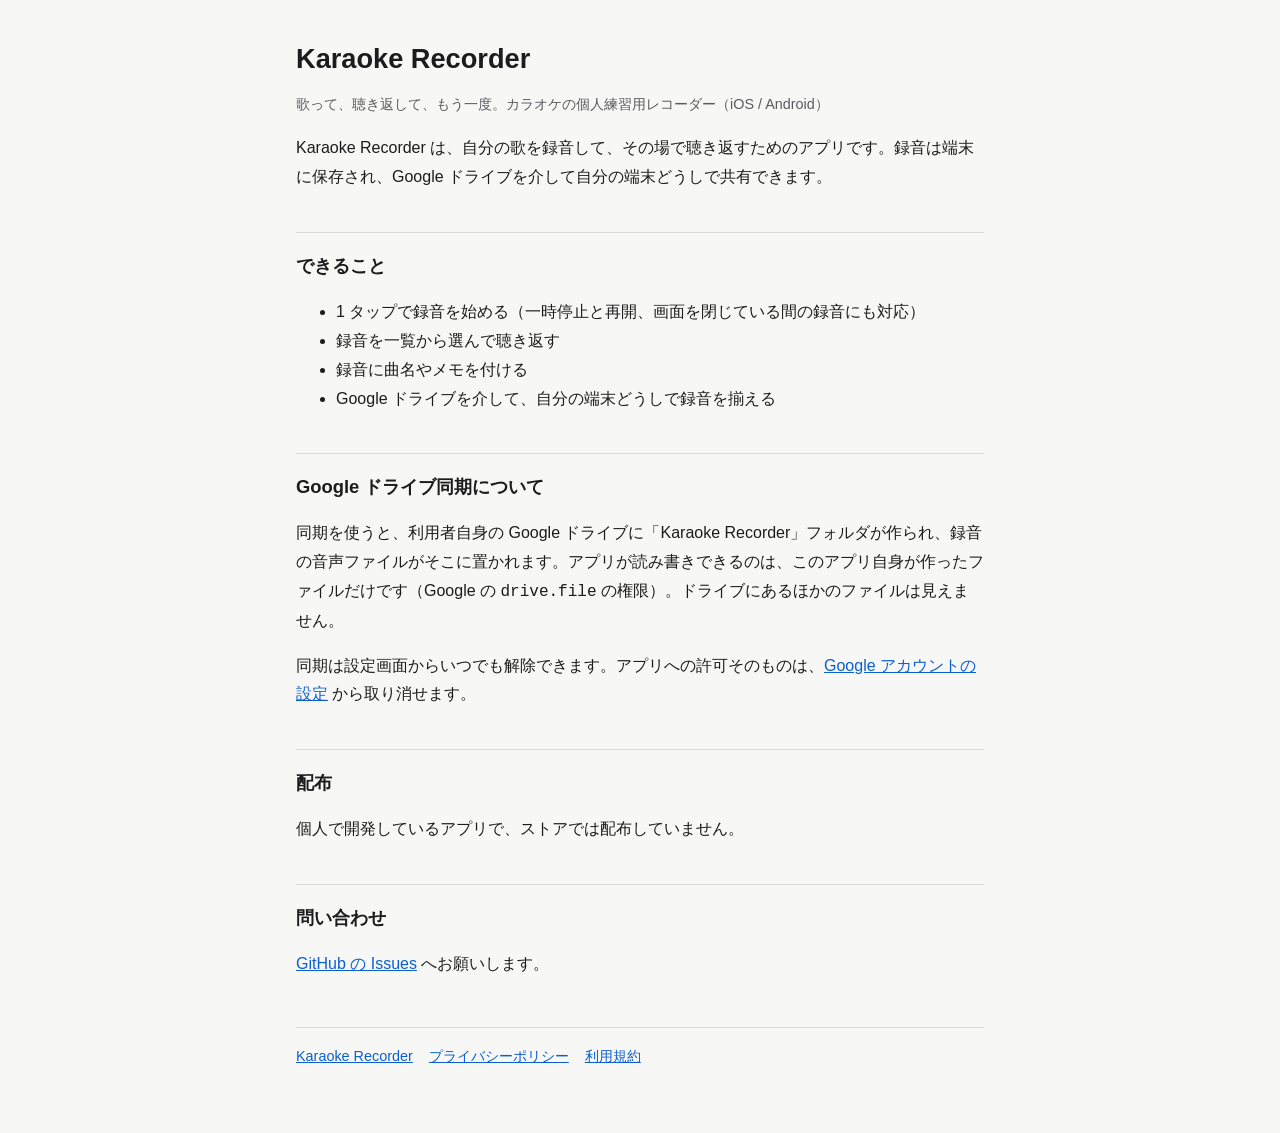
<file: index.html>
<!doctype html>
<html lang="ja">
<head>
<meta charset="utf-8">
<meta name="viewport" content="width=device-width, initial-scale=1">
<title>Karaoke Recorder</title>
<link rel="stylesheet" href="style.css">
</head>
<body>
<main>
<h1>Karaoke Recorder</h1>
<p class="sub">歌って、聴き返して、もう一度。カラオケの個人練習用レコーダー（iOS / Android）</p>

<p>Karaoke Recorder は、自分の歌を録音して、その場で聴き返すためのアプリです。録音は端末に保存され、Google ドライブを介して自分の端末どうしで共有できます。</p>

<h2>できること</h2>
<ul>
  <li>1 タップで録音を始める（一時停止と再開、画面を閉じている間の録音にも対応）</li>
  <li>録音を一覧から選んで聴き返す</li>
  <li>録音に曲名やメモを付ける</li>
  <li>Google ドライブを介して、自分の端末どうしで録音を揃える</li>
</ul>

<h2>Google ドライブ同期について</h2>
<p>同期を使うと、利用者自身の Google ドライブに「Karaoke Recorder」フォルダが作られ、録音の音声ファイルがそこに置かれます。アプリが読み書きできるのは、このアプリ自身が作ったファイルだけです（Google の <code>drive.file</code> の権限）。ドライブにあるほかのファイルは見えません。</p>
<p>同期は設定画面からいつでも解除できます。アプリへの許可そのものは、<a href="https://myaccount.google.com/connections">Google アカウントの設定</a> から取り消せます。</p>

<h2>配布</h2>
<p>個人で開発しているアプリで、ストアでは配布していません。</p>

<h2>問い合わせ</h2>
<p><a href="https://github.com/kohosei/karaoke-recorder-site/issues">GitHub の Issues</a> へお願いします。</p>
<nav><a href="./">Karaoke Recorder</a><a href="privacy.html">プライバシーポリシー</a><a href="terms.html">利用規約</a></nav>
</main>
</body>
</html>
</file>
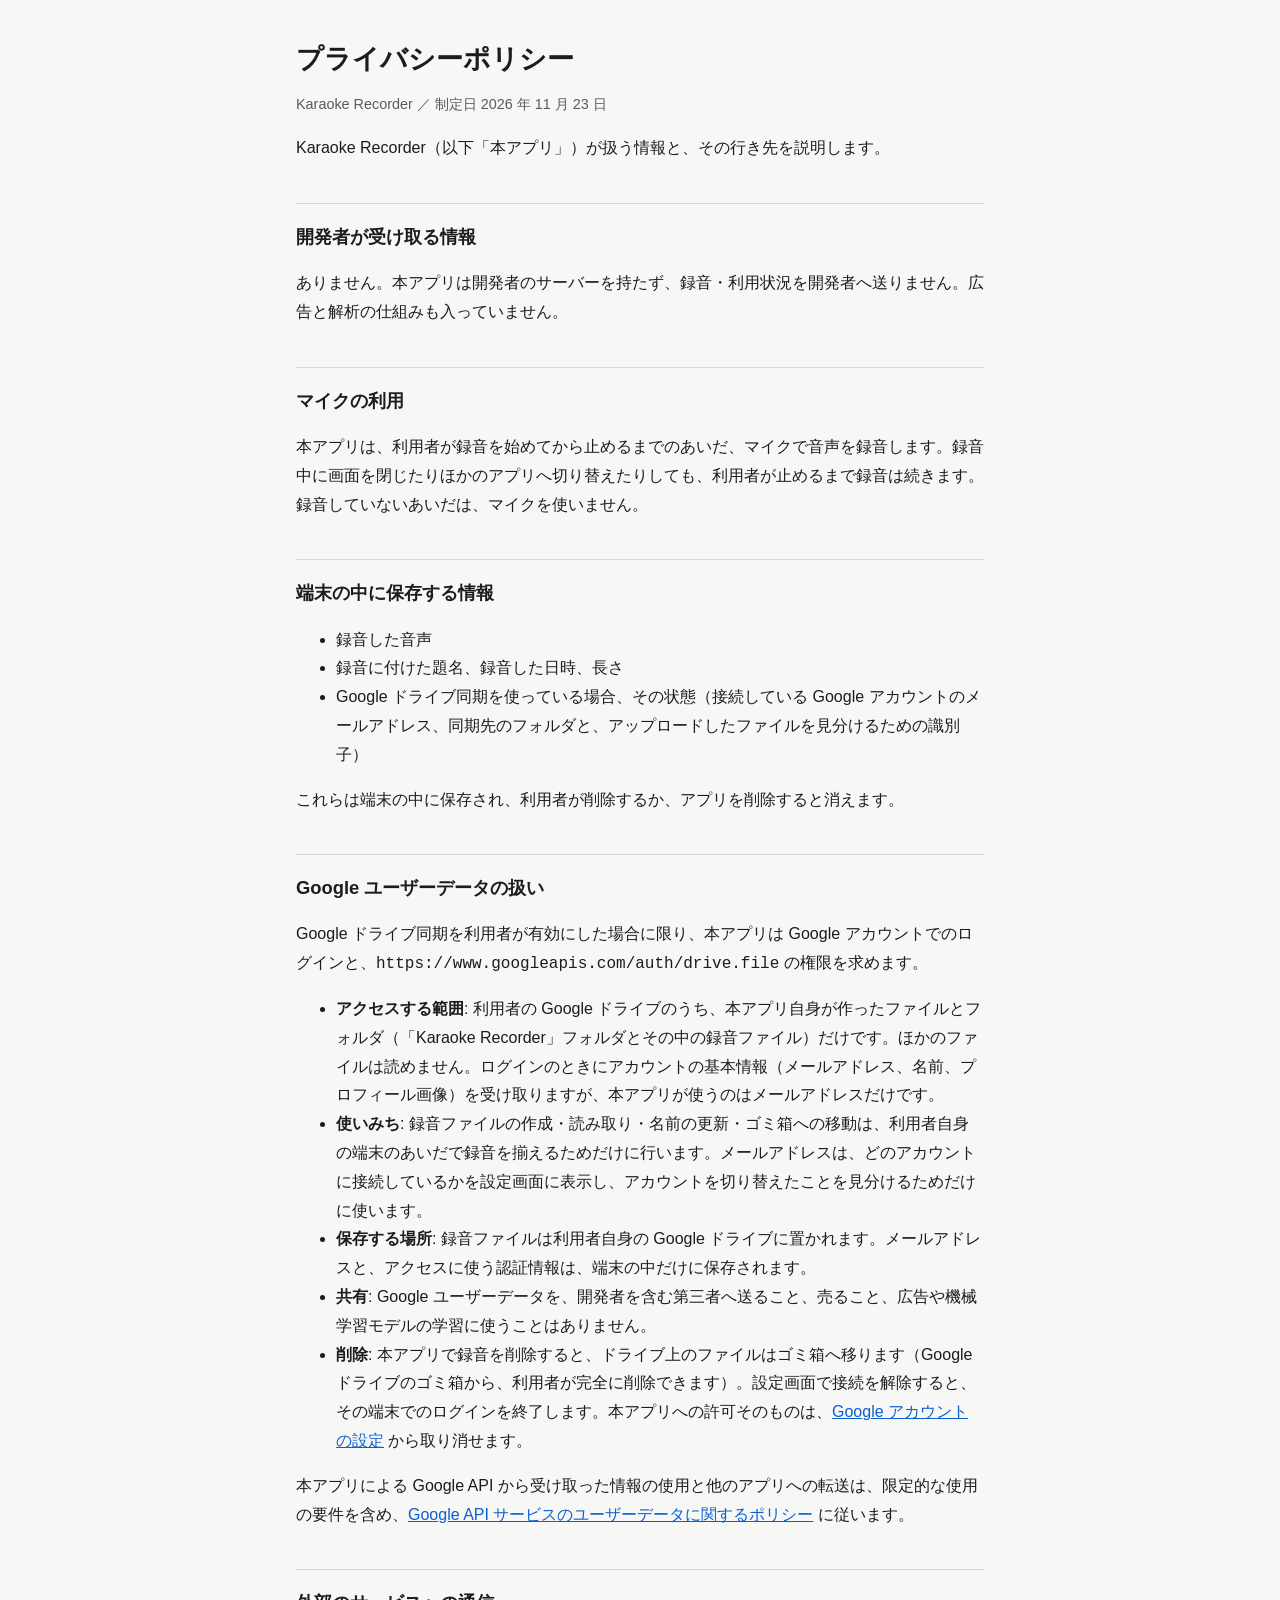
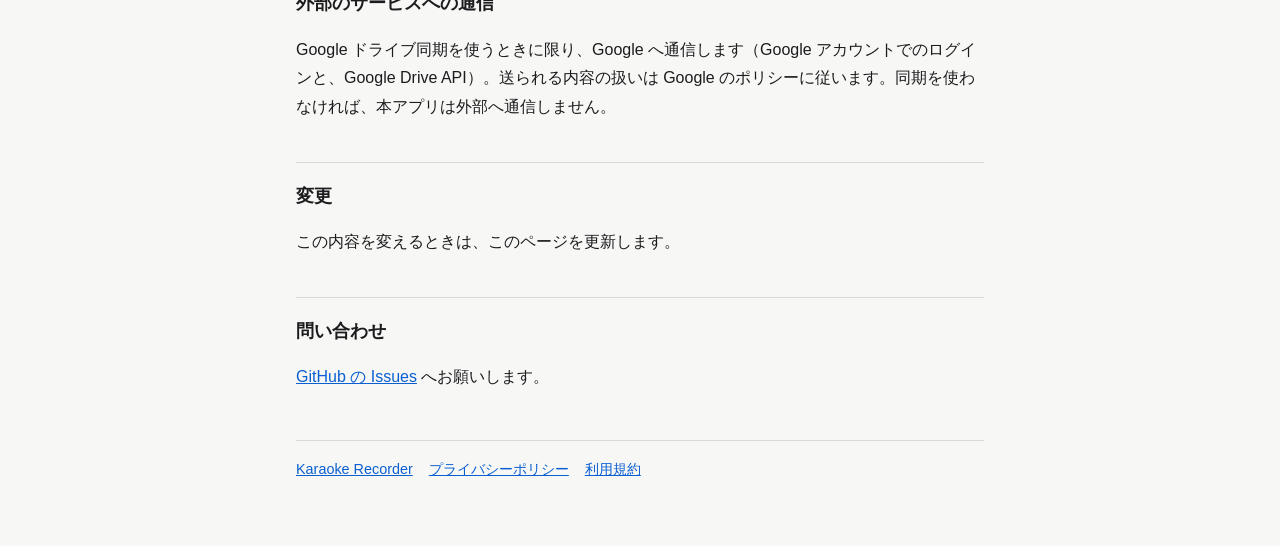
<file: privacy.html>
<!doctype html>
<html lang="ja">
<head>
<meta charset="utf-8">
<meta name="viewport" content="width=device-width, initial-scale=1">
<title>プライバシーポリシー — Karaoke Recorder</title>
<link rel="stylesheet" href="style.css">
</head>
<body>
<main>
<h1>プライバシーポリシー</h1>
<p class="sub">Karaoke Recorder ／ 制定日 2026 年 11 月 23 日</p>

<p>Karaoke Recorder（以下「本アプリ」）が扱う情報と、その行き先を説明します。</p>

<h2>開発者が受け取る情報</h2>
<p>ありません。本アプリは開発者のサーバーを持たず、録音・利用状況を開発者へ送りません。広告と解析の仕組みも入っていません。</p>

<h2>マイクの利用</h2>
<p>本アプリは、利用者が録音を始めてから止めるまでのあいだ、マイクで音声を録音します。録音中に画面を閉じたりほかのアプリへ切り替えたりしても、利用者が止めるまで録音は続きます。録音していないあいだは、マイクを使いません。</p>

<h2>端末の中に保存する情報</h2>
<ul>
  <li>録音した音声</li>
  <li>録音に付けた題名、録音した日時、長さ</li>
  <li>Google ドライブ同期を使っている場合、その状態（接続している Google アカウントのメールアドレス、同期先のフォルダと、アップロードしたファイルを見分けるための識別子）</li>
</ul>
<p>これらは端末の中に保存され、利用者が削除するか、アプリを削除すると消えます。</p>

<h2>Google ユーザーデータの扱い</h2>
<p>Google ドライブ同期を利用者が有効にした場合に限り、本アプリは Google アカウントでのログインと、<code>https://www.googleapis.com/auth/drive.file</code> の権限を求めます。</p>
<ul>
  <li><strong>アクセスする範囲</strong>: 利用者の Google ドライブのうち、本アプリ自身が作ったファイルとフォルダ（「Karaoke Recorder」フォルダとその中の録音ファイル）だけです。ほかのファイルは読めません。ログインのときにアカウントの基本情報（メールアドレス、名前、プロフィール画像）を受け取りますが、本アプリが使うのはメールアドレスだけです。</li>
  <li><strong>使いみち</strong>: 録音ファイルの作成・読み取り・名前の更新・ゴミ箱への移動は、利用者自身の端末のあいだで録音を揃えるためだけに行います。メールアドレスは、どのアカウントに接続しているかを設定画面に表示し、アカウントを切り替えたことを見分けるためだけに使います。</li>
  <li><strong>保存する場所</strong>: 録音ファイルは利用者自身の Google ドライブに置かれます。メールアドレスと、アクセスに使う認証情報は、端末の中だけに保存されます。</li>
  <li><strong>共有</strong>: Google ユーザーデータを、開発者を含む第三者へ送ること、売ること、広告や機械学習モデルの学習に使うことはありません。</li>
  <li><strong>削除</strong>: 本アプリで録音を削除すると、ドライブ上のファイルはゴミ箱へ移ります（Google ドライブのゴミ箱から、利用者が完全に削除できます）。設定画面で接続を解除すると、その端末でのログインを終了します。本アプリへの許可そのものは、<a href="https://myaccount.google.com/connections">Google アカウントの設定</a> から取り消せます。</li>
</ul>
<p>本アプリによる Google API から受け取った情報の使用と他のアプリへの転送は、限定的な使用の要件を含め、<a href="https://developers.google.com/terms/api-services-user-data-policy">Google API サービスのユーザーデータに関するポリシー</a> に従います。</p>

<h2>外部のサービスへの通信</h2>
<p>Google ドライブ同期を使うときに限り、Google へ通信します（Google アカウントでのログインと、Google Drive API）。送られる内容の扱いは Google のポリシーに従います。同期を使わなければ、本アプリは外部へ通信しません。</p>

<h2>変更</h2>
<p>この内容を変えるときは、このページを更新します。</p>

<h2>問い合わせ</h2>
<p><a href="https://github.com/kohosei/karaoke-recorder-site/issues">GitHub の Issues</a> へお願いします。</p>
<nav><a href="./">Karaoke Recorder</a><a href="privacy.html">プライバシーポリシー</a><a href="terms.html">利用規約</a></nav>
</main>
</body>
</html>
</file>
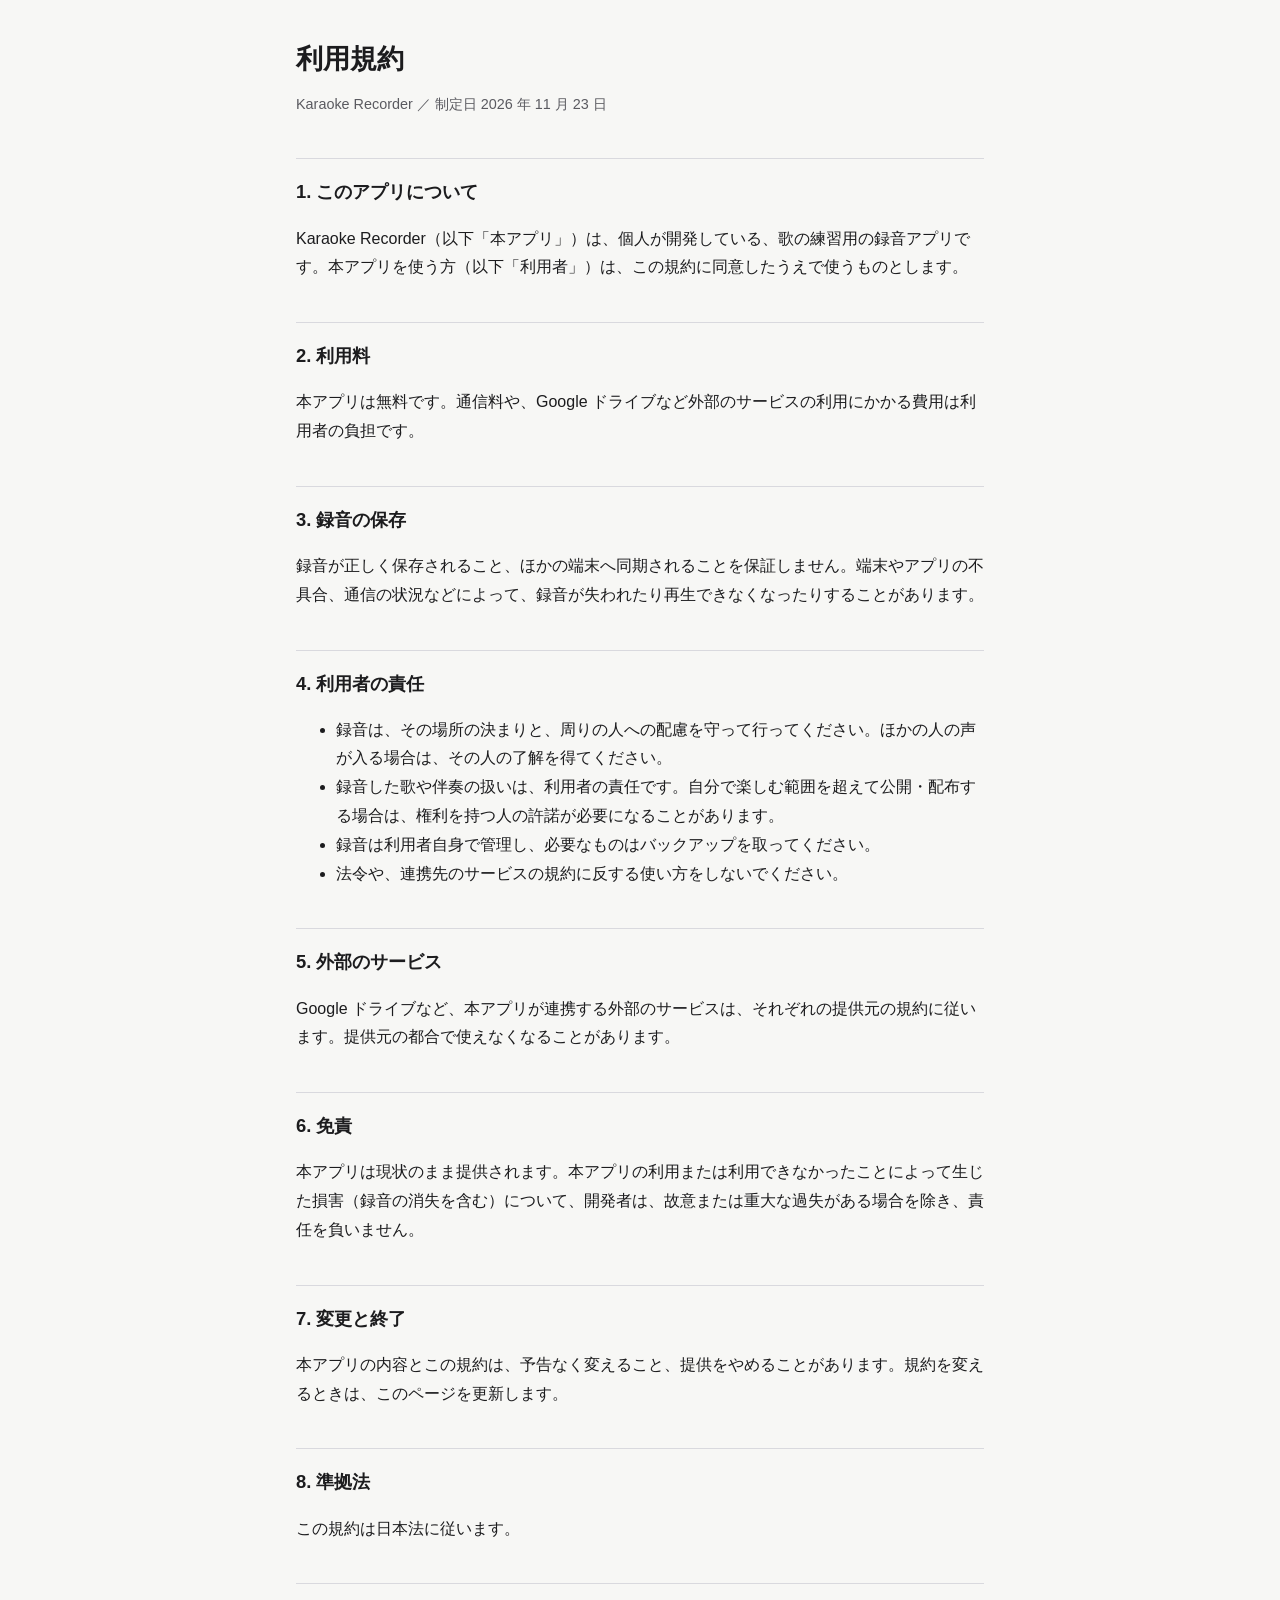
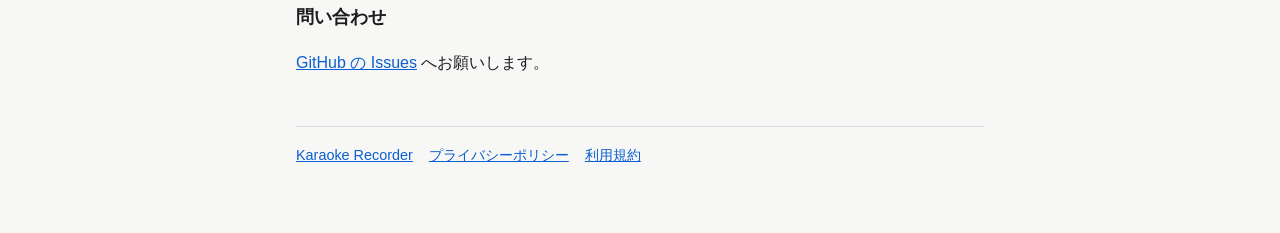
<file: terms.html>
<!doctype html>
<html lang="ja">
<head>
<meta charset="utf-8">
<meta name="viewport" content="width=device-width, initial-scale=1">
<title>利用規約 — Karaoke Recorder</title>
<link rel="stylesheet" href="style.css">
</head>
<body>
<main>
<h1>利用規約</h1>
<p class="sub">Karaoke Recorder ／ 制定日 2026 年 11 月 23 日</p>

<h2>1. このアプリについて</h2>
<p>Karaoke Recorder（以下「本アプリ」）は、個人が開発している、歌の練習用の録音アプリです。本アプリを使う方（以下「利用者」）は、この規約に同意したうえで使うものとします。</p>

<h2>2. 利用料</h2>
<p>本アプリは無料です。通信料や、Google ドライブなど外部のサービスの利用にかかる費用は利用者の負担です。</p>

<h2>3. 録音の保存</h2>
<p>録音が正しく保存されること、ほかの端末へ同期されることを保証しません。端末やアプリの不具合、通信の状況などによって、録音が失われたり再生できなくなったりすることがあります。</p>

<h2>4. 利用者の責任</h2>
<ul>
  <li>録音は、その場所の決まりと、周りの人への配慮を守って行ってください。ほかの人の声が入る場合は、その人の了解を得てください。</li>
  <li>録音した歌や伴奏の扱いは、利用者の責任です。自分で楽しむ範囲を超えて公開・配布する場合は、権利を持つ人の許諾が必要になることがあります。</li>
  <li>録音は利用者自身で管理し、必要なものはバックアップを取ってください。</li>
  <li>法令や、連携先のサービスの規約に反する使い方をしないでください。</li>
</ul>

<h2>5. 外部のサービス</h2>
<p>Google ドライブなど、本アプリが連携する外部のサービスは、それぞれの提供元の規約に従います。提供元の都合で使えなくなることがあります。</p>

<h2>6. 免責</h2>
<p>本アプリは現状のまま提供されます。本アプリの利用または利用できなかったことによって生じた損害（録音の消失を含む）について、開発者は、故意または重大な過失がある場合を除き、責任を負いません。</p>

<h2>7. 変更と終了</h2>
<p>本アプリの内容とこの規約は、予告なく変えること、提供をやめることがあります。規約を変えるときは、このページを更新します。</p>

<h2>8. 準拠法</h2>
<p>この規約は日本法に従います。</p>

<h2>問い合わせ</h2>
<p><a href="https://github.com/kohosei/karaoke-recorder-site/issues">GitHub の Issues</a> へお願いします。</p>
<nav><a href="./">Karaoke Recorder</a><a href="privacy.html">プライバシーポリシー</a><a href="terms.html">利用規約</a></nav>
</main>
</body>
</html>
</file>
<file: style.css>
:root {
  --bg: #f7f7f5;
  --fg: #1c1c1e;
  --sub: #5a5a60;
  --line: #d9d9de;
  --link: #0a5fd1;
}
@media (prefers-color-scheme: dark) {
  :root {
    --bg: #111113;
    --fg: #f2f2f4;
    --sub: #a8a8b0;
    --line: #34343a;
    --link: #7db4ff;
  }
}
* { box-sizing: border-box; }
body {
  margin: 0;
  background: var(--bg);
  color: var(--fg);
  font-family: -apple-system, BlinkMacSystemFont, "Hiragino Sans", "Noto Sans JP", sans-serif;
  line-height: 1.8;
}
main { max-width: 720px; margin: 0 auto; padding: 40px 16px 64px; }
h1 { font-size: 1.7rem; line-height: 1.4; margin: 0 0 8px; }
h2 { font-size: 1.15rem; margin: 40px 0 8px; padding-top: 16px; border-top: 1px solid var(--line); }
p, li { font-size: 1rem; }
.sub { color: var(--sub); font-size: 0.9rem; }
a { color: var(--link); }
nav { margin-top: 48px; padding-top: 16px; border-top: 1px solid var(--line); font-size: 0.9rem; }
nav a { margin-right: 16px; }
</file>
